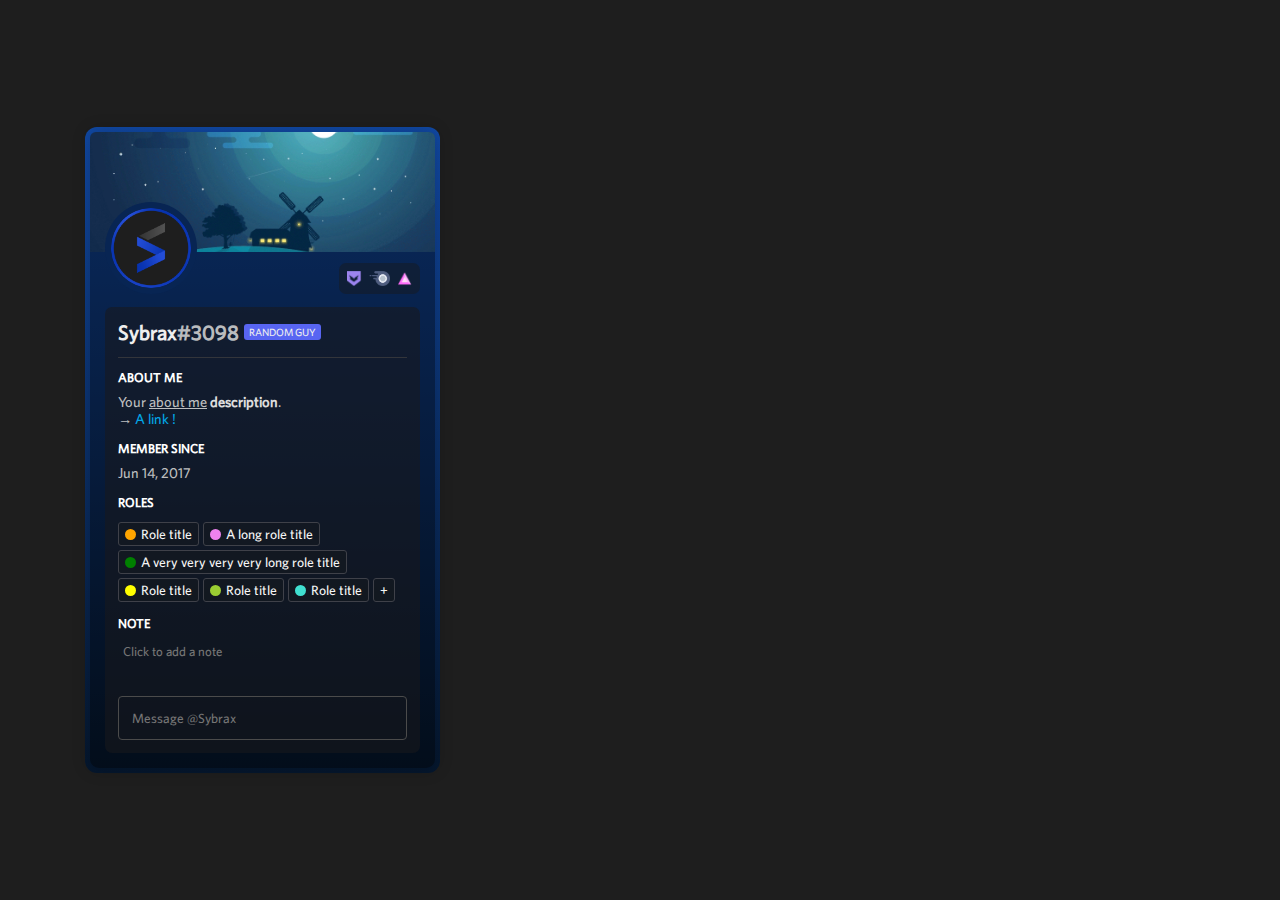
<file: dc_banner/index.html>
<!DOCTYPE html>
<html lang="en">
  <head>
    <meta charset="UTF-8" />
    <meta http-equiv="X-UA-Compatible" content="IE=edge" />
    <meta name="viewport" content="width=device-width, initial-scale=1.0" />
    <link rel="stylesheet" href="./assets/css/style.css" />
    <title>Discord Profile Card - New</title>
  </head>
  <body>
    <div class="card-container">
      <!-- First Card -->
      <div class="card nitro-card">
        <div class="card-header">
          <div
            style="background: url('./assets/img/banner.gif')"
            class="banner-img"
          ></div>
        </div>
        <div class="card-body">
          <div class="profile-header">
            <div class="profil-logo">
              <img src="./assets/img/logo_blue.png" />
            </div>
            <div class="badges-container">
              <div class="badge-item">
                <img src="./assets/img/badges/bravery.webp" alt="" />
                <div class="tooltip tooltip-up">Tooltip</div>
              </div>
              <div class="badge-item">
                <img src="./assets/img/badges/nitro.webp" alt="" />
                <div class="tooltip tooltip-up">Tooltip</div>
              </div>
              <div class="badge-item">
                <img src="./assets/img/badges/boost.webp" alt="" />
                <div class="tooltip tooltip-up">
                  A super badge since a long time ago.
                </div>
              </div>
            </div>
          </div>
          <div class="profile-body">
            <div class="username">
              Sybrax<span>#3098</span>
              <div class="badge">Random guy</div>
            </div>
            <hr />
            <div class="basic-infos">
              <div class="category-title">About Me</div>
              <p>
                Your <u>about me</u> <b>description</b>. <br />
                &rarr;
                <a href="https://sybraxdesign.fr/" target="_blank">A link !</a>
              </p>
            </div>
            <div class="basic-infos">
              <div class="category-title">Member Since</div>
              <p>Jun 14, 2017</p>
            </div>
            <div class="roles">
              <div class="category-title">Roles</div>
              <div class="roles-list">
                <div class="role">
                  <div class="role-color" style="background: orange"></div>
                  <p>Role title</p>
                </div>
                <div class="role">
                  <div class="role-color" style="background: violet"></div>
                  <p>A long role title</p>
                </div>
                <div class="role">
                  <div class="role-color" style="background: green"></div>
                  <p>A very very very very long role title</p>
                </div>
                <div class="role">
                  <div class="role-color" style="background: yellow"></div>
                  <p>Role title</p>
                </div>
                <div class="role">
                  <div class="role-color" style="background: yellowgreen"></div>
                  <p>Role title</p>
                </div>
                <div class="role">
                  <div class="role-color" style="background: turquoise"></div>
                  <p>Role title</p>
                </div>
                <div class="role role-add">
                  <div class="role-add-text">+</div>
                </div>
              </div>
            </div>
            <div class="note">
              <div class="category-title">Note</div>
              <textarea placeholder="Click to add a note"></textarea>
            </div>
            <div class="message">
              <input type="text" placeholder="Message @Sybrax" />
            </div>
          </div>
        </div>
      </div>

    <script src="./assets/js/demo.js"></script>
  </body>
</html>
</file>
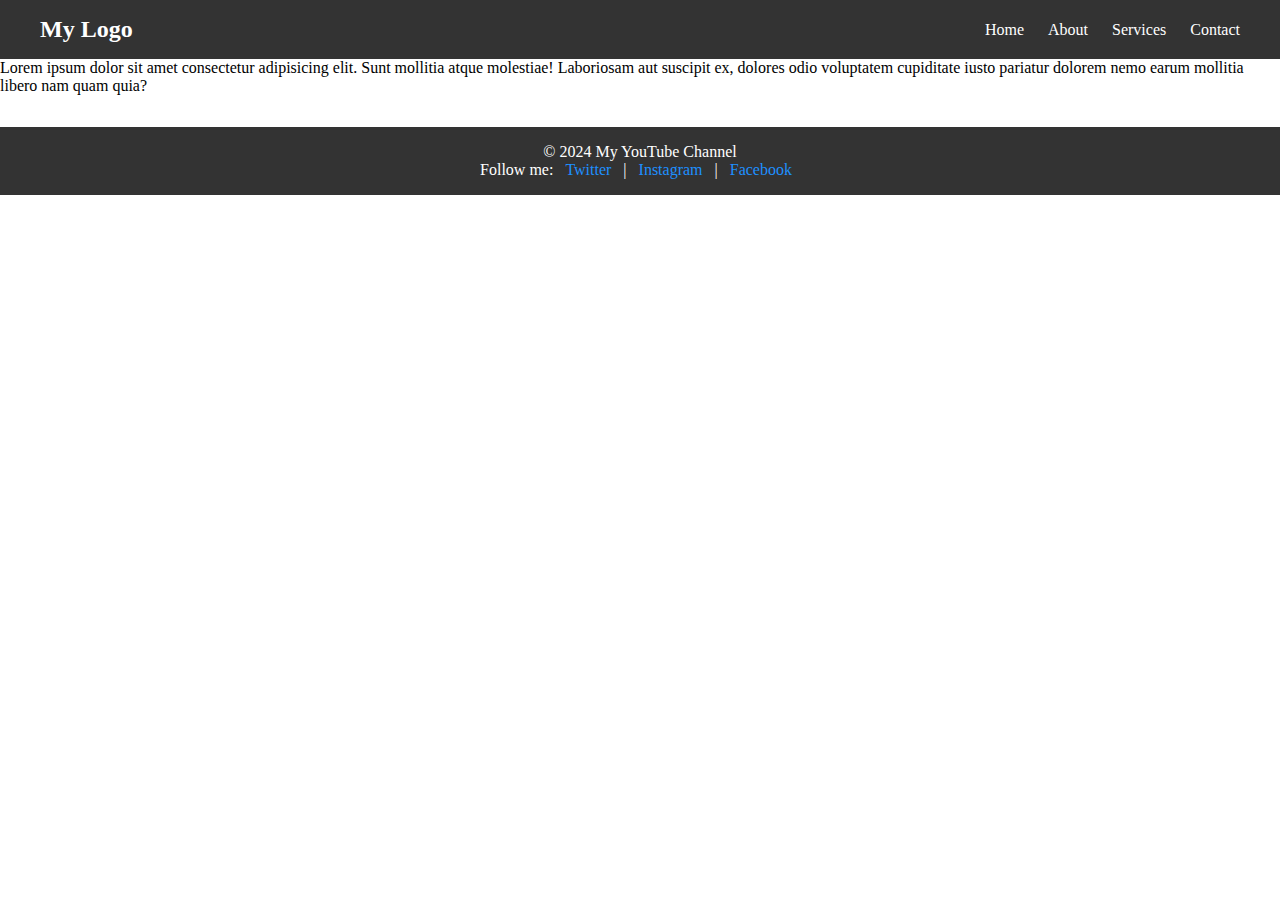
<file: demo/index.html>
<html lang="en">
<head>
    <meta charset="UTF-8">
    <meta name="viewport" content="width=100%, initial-scale=1.0">
    <title>Document</title>
    <style>
        /* General Reset */
        * {
            margin: 0;
            padding: 0;
            box-sizing: border-box;
        }

        /* Header Styling */
        header {
            background-color: #333;
            color: #fff;
            padding: 1rem;
        }

        header nav {
            display: flex;
            justify-content: space-between;
            align-items: center;
            max-width: 1200px;
            margin: 0 auto;
        }

        /* Logo Styling */
        .logo {
            font-size: 1.5rem;
            font-weight: bold;
        }

        /* Navigation Links */
        .nav-links {
            list-style: none;
            display: flex;
            gap: 1.5rem;
        }

        .nav-links a {
            text-decoration: none;
            color: #fff;
            transition: color 0.3s;
        }

        .nav-links a:hover {
            color: #1e90ff;
        }

        /* Menu Toggle (Hidden by Default) */
        .menu-toggle {
            display: none;
            background: none;
            border: none;
            color: #fff;
            font-size: 1.5rem;
            cursor: pointer;
        }

        footer {
            background-color: #333;
            color: #fff;
            text-align: center;
            padding: 1rem;
            margin-top: 2rem;
        }

        footer a {
            color: #1e90ff;
            text-decoration: none;
            margin: 0 0.5rem;
        }

        /* Responsive Design */
        @media (max-width: 768px) {
            .nav-links {
                display: none;
                flex-direction: column;
                position: absolute;
                top: 4em;
                right: 0;
                background-color: #444;
                width: 100%;
                padding: 1rem 0;
            }

            .nav-links a {
                padding: 0.5rem 1rem;
                text-align: center;
            }

            .nav-links.active {
                display: flex;
            }

            .menu-toggle {
                display: block;
            }
        }
    </style>
</head>
<body>
    <header>
        <nav>
            <div class="logo">My Logo</div>
            <ul class="nav-links">
                <li><a href="#home">Home</a></li>
                <li><a href="#about">About</a></li>
                <li><a href="#services">Services</a></li>
                <li><a href="#contact">Contact</a></li>
            </ul>
            <button class="menu-toggle" aria-label="Toggle Menu">&#9776;</button>
        </nav>
    </header>

    <section>
        <p>Lorem ipsum dolor sit amet consectetur adipisicing elit. Sunt mollitia atque molestiae! Laboriosam aut suscipit ex, dolores odio voluptatem cupiditate iusto pariatur dolorem nemo earum mollitia libero nam quam quia?</p>
    </section>

    <footer>
        <p>&copy; 2024 My YouTube Channel</p>
        <p>Follow me: 
            <a href="#">Twitter</a> | 
            <a href="#">Instagram</a> | 
            <a href="#">Facebook</a>
        </p>
    </footer>
    
    <script>
        document.querySelector('.menu-toggle').addEventListener('click', () => {
            const navLinks = document.querySelector('.nav-links');
            navLinks.classList.toggle('active');
        });
    </script>
</body>
</html>
</file>
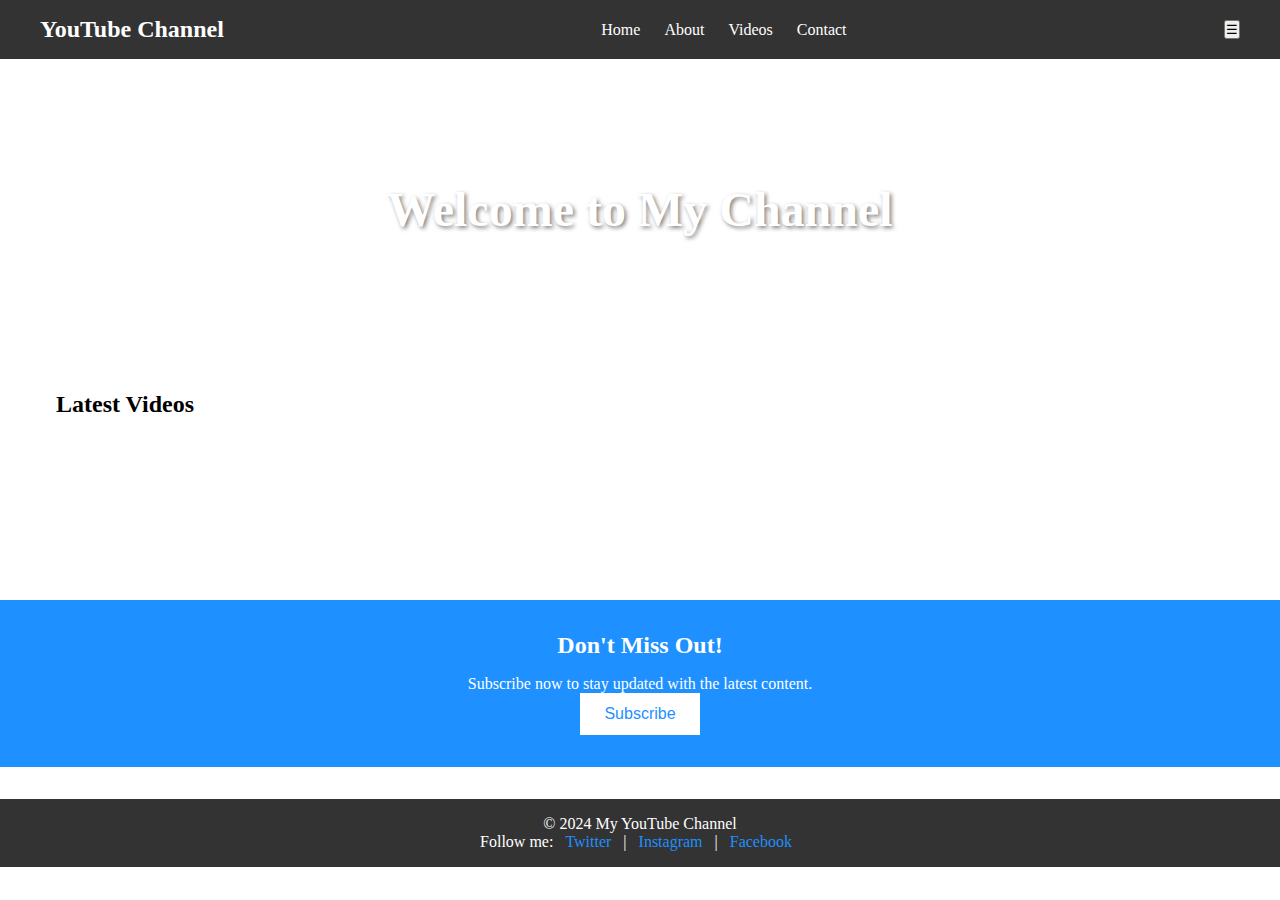
<file: demo/demo.html>
<!DOCTYPE html>
<html lang="en">
<head>
    <meta charset="UTF-8">
    <meta name="viewport" content="width=100%, initial-scale=1.0">
    <title>Professional YouTuber Page</title>
    <style>
        /* General Reset */
        * {
            margin: 0;
            padding: 0;
            box-sizing: border-box;
        }

        /* Header Styling */
        header {
            background-color: #333;
            color: #fff;
            padding: 1rem;
        }

        header nav {
            display: flex;
            justify-content: space-between;
            align-items: center;
            max-width: 1200px;
            margin: 0 auto;
        }

        /* Logo Styling */
        .logo {
            font-size: 1.5rem;
            font-weight: bold;
        }

        /* Navigation Links */
        .nav-links {
            list-style: none;
            display: flex;
            gap: 1.5rem;
        }

        .nav-links a {
            text-decoration: none;
            color: #fff;
            transition: color 0.3s;
        }

        .nav-links a:hover {
            color: #1e90ff;
        }

        /* Banner Styling */
        .banner {
            background-image: url('https://via.placeholder.com/1920x600'); /* Replace with your banner image */
            background-size: cover;
            background-position: center;
            height: 300px;
            display: flex;
            align-items: center;
            justify-content: center;
            color: #fff;
            text-align: center;
        }

        .banner h1 {
            font-size: 3rem;
            text-shadow: 2px 2px 4px rgba(0, 0, 0, 0.5);
        }

        /* Content Section Styling */
        .content {
            max-width: 1200px;
            margin: 2rem auto;
            padding: 0 1rem;
        }

        .video-gallery {
            display: grid;
            grid-template-columns: repeat(auto-fit, minmax(250px, 1fr));
            gap: 1.5rem;
        }

        .video-gallery iframe {
            width: 100%;
            height: 150px;
            border: none;
        }

        /* Call-to-Action Section */
        .cta {
            background-color: #1e90ff;
            color: #fff;
            text-align: center;
            padding: 2rem;
            margin: 2rem 0;
        }

        .cta h2 {
            margin-bottom: 1rem;
        }

        .cta button {
            background-color: #fff;
            color: #1e90ff;
            border: none;
            padding: 0.75rem 1.5rem;
            font-size: 1rem;
            cursor: pointer;
            transition: background-color 0.3s;
        }

        .cta button:hover {
            background-color: #fff0;
            color: #fff;
            border: 2px solid #fff;
        }

        /* Footer Styling */
        footer {
            background-color: #333;
            color: #fff;
            text-align: center;
            padding: 1rem;
            margin-top: 2rem;
        }

        footer a {
            color: #1e90ff;
            text-decoration: none;
            margin: 0 0.5rem;
        }

        /* Responsive Design */
        @media (max-width: 768px) {
            .nav-links {
                display: none;
                flex-direction: column;
                position: absolute;
                top: 4em;
                right: 0;
                background-color: #444;
                width: 100%;
                padding: 1rem 0;
            }

            .nav-links a {
                padding: 0.5rem 1rem;
                text-align: center;
            }

            .nav-links.active {
                display: flex;
            }

            .menu-toggle {
                display: block;
            }
        }
    </style>
</head>
<body>
    <header>
        <nav>
            <div class="logo">YouTube Channel</div>
            <ul class="nav-links">
                <li><a href="#home">Home</a></li>
                <li><a href="#about">About</a></li>
                <li><a href="#videos">Videos</a></li>
                <li><a href="#contact">Contact</a></li>
            </ul>
            <button class="menu-toggle" aria-label="Toggle Menu">&#9776;</button>
        </nav>
    </header>

    <section class="banner">
        <h1>Welcome to My Channel</h1>
    </section>

    <section class="content" id="videos">
        <h2>Latest Videos</h2>
        <div class="video-gallery">
            <iframe src="https://www.youtube.com/embed/video1" title="Video 1"></iframe>
            <iframe src="https://www.youtube.com/embed/video2" title="Video 2"></iframe>
            <iframe src="https://www.youtube.com/embed/video3" title="Video 3"></iframe>
        </div>
    </section>

    <section class="cta">
        <h2>Don't Miss Out!</h2>
        <p>Subscribe now to stay updated with the latest content.</p>
        <button>Subscribe</button>
    </section>

    <footer>
        <p>&copy; 2024 My YouTube Channel</p>
        <p>Follow me: 
            <a href="#">Twitter</a> | 
            <a href="#">Instagram</a> | 
            <a href="#">Facebook</a>
        </p>
    </footer>

    <script>
        document.querySelector('.menu-toggle').addEventListener('click', () => {
            const navLinks = document.querySelector('.nav-links');
            navLinks.classList.toggle('active');
        });
    </script>
</body>
</html>
</file>
<file: dc_banner/assets/css/style.css>
/* Import */
@import url("../font/style.css");

/* General */
* {
  margin: 0;
  padding: 0;
  font-family: "Whitney", sans-serif;
  box-sizing: border-box;
}

body,
html {
  height: 100%;
  display: flex;
  align-items: center;
  justify-content: center;
  background: #1e1e1e;
}

.tooltip {
  display: block;
  position: absolute;
  color: #b6b7b7;
  background: #18191c;
  padding: 0.4rem;
  border-radius: 3px;
  max-width: 150px;
  width: max-content;
  font-size: 0.9rem;
  transform: scale(0);
  transition: 0.055s ease-in-out transform;
  z-index: 10;
  box-shadow: 0 0 5px 0 rgba(0, 0, 0, 0.35);
  -webkit-box-shadow: 0 0 5px 0 rgba(0, 0, 0, 0.35);
}

.tooltip-up {
  bottom: 42px;
}

.tooltip-up::before {
  content: "";
  position: absolute;
  bottom: -5px;
  left: 50%;
  transform: translateX(-50%);
  width: 0;
  height: 0;
  border-left: 6px solid transparent;
  border-right: 6px solid transparent;
  border-top: 6px solid #18191c;
}

.btn {
  display: flex;
  align-items: center;
  justify-content: center;
  text-decoration: none;
  background-color: #6d5cff;
  padding: 10px;
  border-radius: 3px;
  color: #fff;
  font-size: 0.85rem;
  transition: 0.2s ease-in-out;
  margin-top: 12px;
}

.btn:hover {
  background-color: #4752c4;
}

/* Card */
.card-container {
  display: flex;
  flex-direction: row;
  justify-content: space-between;
  width: 1450px;
  z-index: 0;
}

.card {
  background: #292b2f;
  width: 345px;
  max-height: 95%;
  height: max-content;
  border-radius: 9px;
  box-shadow: 0px 0px 16px 3px rgba(0, 0, 0, 0.2);
  -webkit-box-shadow: 0px 0px 16px 3px rgba(0, 0, 0, 0.2);
  scrollbar-width: none;
}

.card::-webkit-scrollbar {
  display: none;
}

.card-header .banner {
  width: 100%;
  height: 60px;
  background: #ff8527;
  border-radius: 6px 6px 0 0;
  overflow: hidden;
}

.card-header .banner-img {
  width: 100%;
  height: 120px;
  background-position: center !important;
  background-size: 100% auto !important;
  border-radius: 6px 6px 0 0;
  overflow: hidden;
}

.card-body {
  padding: 15px;
  position: relative;
}

.card-body .profile-header {
  position: absolute;
  display: flex;
  flex-direction: row;
  align-items: flex-end;
  justify-content: space-between;
  width: calc(100% - 30px);
  top: -50px;
}

.card-body .profile-header .profil-logo {
  position: relative;
  border: 6px solid #292b2f;
  border-radius: 50%;
}

.card-body .profile-header .profil-logo img {
  display: block;
  width: 80px;
  height: 80px;
  border-radius: 50%;
}

.card-body .profile-header .profil-logo::before {
  content: "See Profil";
  position: absolute;
  right: 0;
  top: 0;
  cursor: pointer;
  opacity: 0;
  width: 100%;
  height: 100%;
  color: #eeeeee;
  background: #0000007e;
  display: flex;
  align-items: center;
  justify-content: center;
  border-radius: 50%;
  font-size: 0.7rem;
  font-weight: 600;
  text-transform: uppercase;
  transition-duration: 0.15s;
}

.card-body .profile-header .profil-logo:hover::before {
  opacity: 1;
}

.card-body .profile-header .badges-container {
  display: flex;
  flex-wrap: wrap;
  justify-content: flex-end;
  max-width: 150px;
  background: #18191c;
  border-radius: 7px;
  padding: 3px;
}

.card-body .profile-header .badges-container .badge-item {
  position: relative;
  margin: 5px;
  width: 15px;
  height: 15px;
  display: flex;
  justify-content: center;
  align-items: center;
  cursor: pointer;
}

.card-body .profile-header .badges-container .badge-item img {
  height: 100%;
}

.card-body .profile-header .badges-container .badge-item:hover > .tooltip {
  transform: scale(1);
}

.card-body .profile-body {
  background: #18191c;
  border-radius: 7px;
  padding: 13px;
  margin-top: 40px;
}

.card-body .profile-body .username {
  color: #eeeeee;
  margin-bottom: 13px;
  font-weight: 600;
  font-size: 1.3rem;
  display: flex;
  flex-direction: row;
  align-items: center;
}

.card-body .profile-body .username span {
  color: #b9bbbe;
}

.card-body .profile-body .username .badge {
  font-size: 0.65rem;
  background-color: #5865f2;
  text-transform: uppercase;
  font-weight: 300;
  width: max-content;
  padding: 2px 5px;
  margin-left: 5px;
  border-radius: 3px;
}

.card-body .profile-body hr {
  border: none;
  border-top: 0.5px solid #33353b;
}

.card-body .profile-body .category-title {
  color: white;
  font-weight: 700;
  text-transform: uppercase;
  font-size: 0.8rem;
  margin-bottom: 8px;
}

.card-body .profile-body .basic-infos {
  margin-bottom: 14px;
  margin-top: 12px;
}

.card-body .profile-body .basic-infos p {
  color: #bdbebf;
  font-size: 0.9rem;
}

.card-body .profile-body .basic-infos p a {
  color: #02a5e6;
  text-decoration: none;
}

.card-body .profile-body .basic-infos p a:hover {
  text-decoration: underline;
}

.card-body .profile-body .basic-infos p b {
  color: #ddd;
}

.card-body .profile-body .roles {
  margin-bottom: 14px;
}

.card-body .profile-body .roles .roles-list {
  display: flex;
  flex-wrap: wrap;
}

.card-body .profile-body .roles .roles-list .role {
  background: #292b2f;
  color: #f5f5f5;
  border-radius: 3px;
  font-size: 0.85rem;
  font-weight: 300;
  padding: 3px 6px;
  margin-right: 4px;
  margin-top: 4px;
  display: flex;
  align-items: center;
  flex-direction: row;
}

.card-body .profile-body .roles .roles-list .role .role-color {
  position: relative;
  width: 11px;
  height: 11px;
  border-radius: 50%;
  margin-right: 5px;
}

.card-body .profile-body .roles .roles-list .role .role-color:hover::before {
  content: "✖";
  position: absolute;
  top: -2px;
  right: -2px;
  font-size: 0.65rem;
  color: #f5f5f5;
  background: #292b2f;
  border-radius: 50%;
  width: 15px;
  height: 15px;
  display: flex;
  align-items: center;
  justify-content: center;
  cursor: pointer;
}

.card-body .profile-body .roles .roles-list .role-add {
  cursor: pointer;
}

.card-body .profile-body .note textarea {
  border: none;
  outline: none;
  background: transparent;
  width: 100%;
  min-height: 30px;
  color: #e0e0e0;
  resize: none;
  font-size: 0.8rem;
  border-radius: 3px;
  padding: 5px;
  box-sizing: border-box;
  scrollbar-width: none;
}

.card-body .profile-body .note textarea::-webkit-scrollbar {
  display: none;
}

.card-body .profile-body .note textarea::placeholder {
  font-size: 0.8rem;
}

.card-body .profile-body .note textarea:focus::placeholder {
  opacity: 0;
}

.card-body .profile-body .message input {
  background: transparent;
  outline: none;
  border: 1.2px solid #4b4b4b;
  padding: 13px;
  width: 100%;
  border-radius: 4px;
  color: #eeeeee;
  margin-top: 14px;
}

.nitro-card {
  position: relative;
  background-image: linear-gradient(0, #05172e, #114aa7);
  background-blend-mode: multiply;
  background-color: #0000006c;
}

.nitro-card:before {
  content: "";
  position: absolute;
  top: 0;
  right: 0;
  bottom: 0;
  left: 0;
  z-index: -1;
  margin: -5px;
  border-radius: 12px;
  background: linear-gradient(0, #05172e, #114aa7);
}

.nitro-card .card-body .profile-body {
  background: #18191c91;
}

.nitro-card .card-body .profile-header .profil-logo {
  position: relative;
  border-color: transparent;
  z-index: 0;
}

.nitro-card .card-body .profile-header .profil-logo:after {
  content: "";
  position: absolute;
  top: 0;
  right: 0;
  bottom: 0;
  left: 0;
  z-index: -1;
  margin: -6px;
  border-radius: 50%;
  background-color: #082553;
}

.nitro-card .card-body .profile-header .badges-container {
  background: #18191c77;
}

.nitro-card .card-body .profile-body .roles .roles-list .role {
  background: #18191c4d;
  border: 1px solid #3f4149;
}

/* Media Queries */
@media screen and (max-width: 1470px) {
  .card-container {
    width: 1100px;
  }
  .card:last-child {
    display: none;
  }
}

@media screen and (max-width: 1150px) {
  .card-container {
    width: 720px;
  }
  .card:nth-child(3) {
    display: none;
  }
}

@media screen and (max-width: 770px) {
  .card-container {
    width: max-content;
  }
  .card:nth-child(2) {
    display: none;
  }
}

/* Elements below can be removed ( they are just for demo purposes ) */

.modal-container {
  position: absolute;
  width: 100%;
  height: 100%;
  display: flex;
  align-items: center;
  justify-content: center;
  z-index: 100;
  background: rgba(0, 0, 0, 0.5);
  backdrop-filter: blur(5px);
  visibility: hidden;
}

.modal {
  position: relative;
  background: #18191c;
  border-radius: 5px;
  transform: scale(0);
  transition: 0.1s ease-in-out all;
  border: 1px solid #2d2d2d;
  margin: 0 10px;
  display: flex;
  flex-direction: column;
  align-items: center;
  justify-content: center;
}

.modal .modal-header {
  color: #eee;
  padding: 15px;
  background: #1f2024;
  border-bottom: 1px solid #2d2d2d;
}

.modal .modal-header a {
  text-decoration: none;
  color: #d6d6d6;
  transition-duration: 0.2s;
  border-bottom: 1px dotted #d6d6d6;
}

.modal .modal-header a:hover {
  color: #fff;
  border-bottom: 1px solid #f87610;
}

.modal .modal-body {
  padding: 15px;
  width: 100%;
}

.modal .modal-body input {
  width: 100%;
  padding: 10px;
  border: 1px solid #2d2d2d;
  border-radius: 3px;
  background: #18191c;
  outline: none;
  color: #eee;
  transition: 0.2s all;
}

.modal .modal-body input::placeholder {
  color: #a1a1a1;
}

.modal .modal-body input:hover {
  background: #141414;
}

.modal .modal-body input:focus {
  background: #141414;
}

.modal .modal-body .feedback-state {
  display: none;
  color: #fff;
  font-size: 0.8rem;
  padding-top: 7px;
  z-index: 100;
  transition: 0.2s all;
}

.modal .modal-body .feedback-state.success {
  display: block;
  color: #50f750;
}

.modal .modal-body .feedback-state.error {
  display: block;
  color: #ee4c4c;
}

.active {
  visibility: visible;
}

.active .modal {
  transform: scale(1);
}

.help-btn {
  position: absolute;
  bottom: 10px;
  right: 10px;
  padding: 10px;
  color: #ffffff;
  font-size: 1.2rem;
  cursor: pointer;
  transition: 0.2s all;
  background: #4a4b4d;
  border-radius: 50%;
  width: 40px;
  height: 40px;
  display: flex;
  align-items: center;
  justify-content: center;
}

.help-btn:hover {
  background: #f87610;
}
</file>
